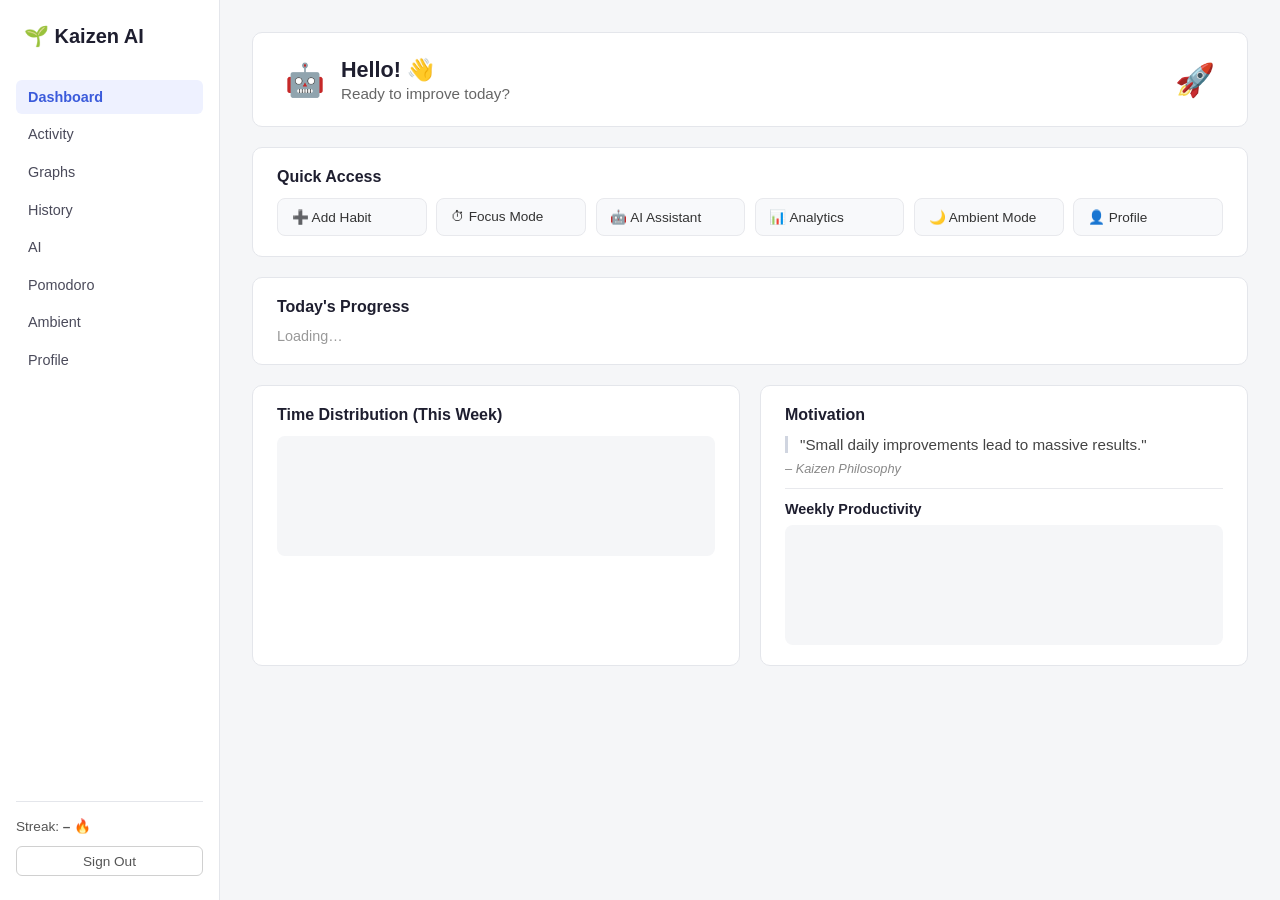
<file: index.html>
<!DOCTYPE html>
<html lang="en">
<head>
  <meta charset="UTF-8">
  <meta name="viewport" content="width=device-width, initial-scale=1.0">
  <title>Kaizen AI – Dashboard</title>
  <link rel="stylesheet" href="styles.css">
</head>
<body>

  <!-- Sidebar Navigation -->
  <aside class="sidebar">
    <div class="sidebar-brand"><strong>🌱 Kaizen AI</strong></div>
    <nav class="sidebar-nav">
      <a href="#" class="nav-link active">Dashboard</a>
      <a href="#" class="nav-link">Activity</a>
      <a href="#" class="nav-link">Graphs</a>
      <a href="#" class="nav-link">History</a>
      <a href="#" class="nav-link">AI</a>
      <a href="#" class="nav-link">Pomodoro</a>
      <a href="#" class="nav-link">Ambient</a>
      <a href="#" class="nav-link">Profile</a>
    </nav>
    <div class="sidebar-footer">
      <span class="streak">Streak: <strong>–</strong> 🔥</span>
      <button class="btn-sign-out">Sign Out</button>
    </div>
  </aside>

  <!-- Main Content -->
  <main class="content">

    <!-- Welcome Banner -->
    <section class="welcome-banner">
      <span class="welcome-icon">🤖</span>
      <div class="welcome-text">
        <h2>Hello! 👋</h2>
        <p>Ready to improve today?</p>
      </div>
      <span class="welcome-icon">🚀</span>
    </section>

    <!-- Quick Access -->
    <section class="card quick-access">
      <h3>Quick Access</h3>
      <div class="quick-grid">
        <a href="#" class="quick-item">➕ Add Habit</a>
        <a href="#" class="quick-item">⏱ Focus Mode</a>
        <a href="#" class="quick-item">🤖 AI Assistant</a>
        <a href="#" class="quick-item">📊 Analytics</a>
        <a href="#" class="quick-item">🌙 Ambient Mode</a>
        <a href="#" class="quick-item">👤 Profile</a>
      </div>
    </section>

    <!-- Today's Progress -->
    <section class="card">
      <h3>Today's Progress</h3>
      <p class="placeholder-text">Loading…</p>
    </section>

    <!-- Bottom Row: Charts & Motivation -->
    <div class="two-col">
      <section class="card">
        <h3>Time Distribution (This Week)</h3>
        <div class="chart-placeholder"></div>
      </section>

      <section class="card">
        <h3>Motivation</h3>
        <blockquote>"Small daily improvements lead to massive results."</blockquote>
        <p class="quote-author"><em>– Kaizen Philosophy</em></p>
        <hr>
        <h4>Weekly Productivity</h4>
        <div class="chart-placeholder"></div>
      </section>
    </div>

  </main>

</body>
</html>
</file>
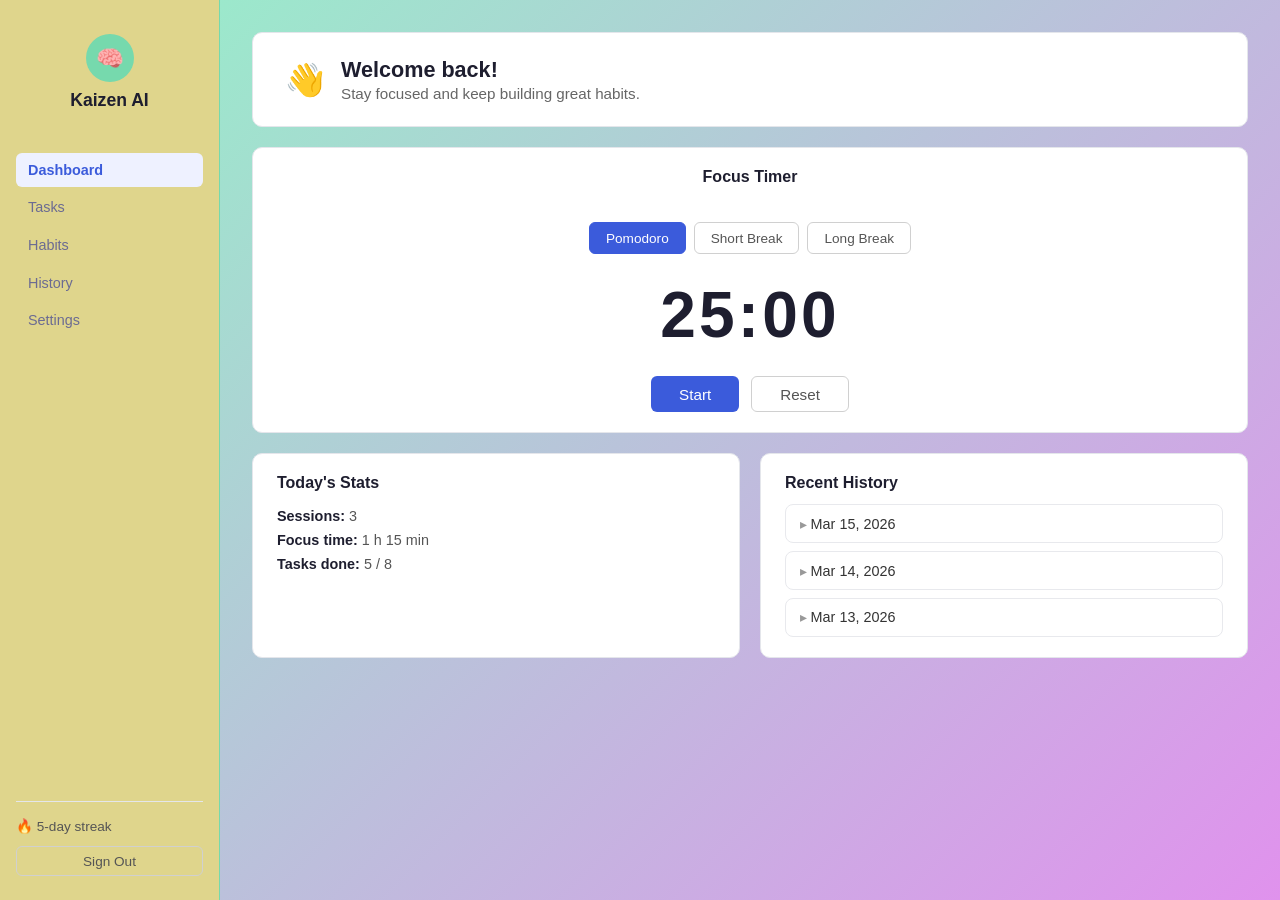
<file: ai-insights.html>
<!DOCTYPE html>
<html lang="en">
<head>
  <meta charset="UTF-8">
  <meta name="viewport" content="width=device-width, initial-scale=1.0">
  <title>CodeCanvas – AI Insights</title>
  <link rel="stylesheet" href="ai-insights.css">
</head>
<body>

  <!-- Sidebar -->
  <aside class="sidebar">
    <div class="logo-area">
      <div class="logo">🧠</div>
      <span class="sidebar-brand">Kaizen AI</span>
    </div>

    <nav class="sidebar-nav">
      <a href="#" class="nav-link active">Dashboard</a>
      <a href="#" class="nav-link">Tasks</a>
      <a href="#" class="nav-link">Habits</a>
      <a href="#" class="nav-link">History</a>
      <a href="#" class="nav-link">Settings</a>
    </nav>

    <div class="sidebar-footer">
      <span class="streak">🔥 5-day streak</span>
      <button class="btn-sign-out">Sign Out</button>
    </div>
  </aside>

  <!-- Main Content -->
  <main class="content">

    <!-- Welcome Banner -->
    <section class="welcome-banner">
      <span class="welcome-icon">👋</span>
      <div class="welcome-text">
        <h2>Welcome back!</h2>
        <p>Stay focused and keep building great habits.</p>
      </div>
    </section>

    <!-- Timer -->
    <section class="card timer-card">
      <h3>Focus Timer</h3>
      <div class="mode-tabs">
        <button class="mode-btn active">Pomodoro</button>
        <button class="mode-btn">Short Break</button>
        <button class="mode-btn">Long Break</button>
      </div>
      <div class="timer-display">25:00</div>
      <div class="timer-controls">
        <button class="btn-primary">Start</button>
        <button class="btn-secondary">Reset</button>
      </div>
    </section>

    <!-- Two-Column: Stats & History -->
    <div class="two-col">
      <section class="card">
        <h3>Today's Stats</h3>
        <p class="stat-line"><strong>Sessions:</strong> 3</p>
        <p class="stat-line"><strong>Focus time:</strong> 1 h 15 min</p>
        <p class="stat-line"><strong>Tasks done:</strong> 5 / 8</p>
      </section>

      <section class="card">
        <h3>Recent History</h3>
        <ul class="history-list">
          <li class="history-item">
            <details>
              <summary class="history-date">Mar 15, 2026</summary>
              <div class="history-details">
                <p>4 sessions – 1 h 40 min</p>
                <p>6 tasks completed</p>
              </div>
            </details>
          </li>
          <li class="history-item">
            <details>
              <summary class="history-date">Mar 14, 2026</summary>
              <div class="history-details">
                <p>3 sessions – 1 h 15 min</p>
                <p>5 tasks completed</p>
              </div>
            </details>
          </li>
          <li class="history-item">
            <details>
              <summary class="history-date">Mar 13, 2026</summary>
              <div class="history-details">
                <p>2 sessions – 50 min</p>
                <p>3 tasks completed</p>
              </div>
            </details>
          </li>
        </ul>
      </section>
    </div>

  </main>

</body>
</html>
</file>
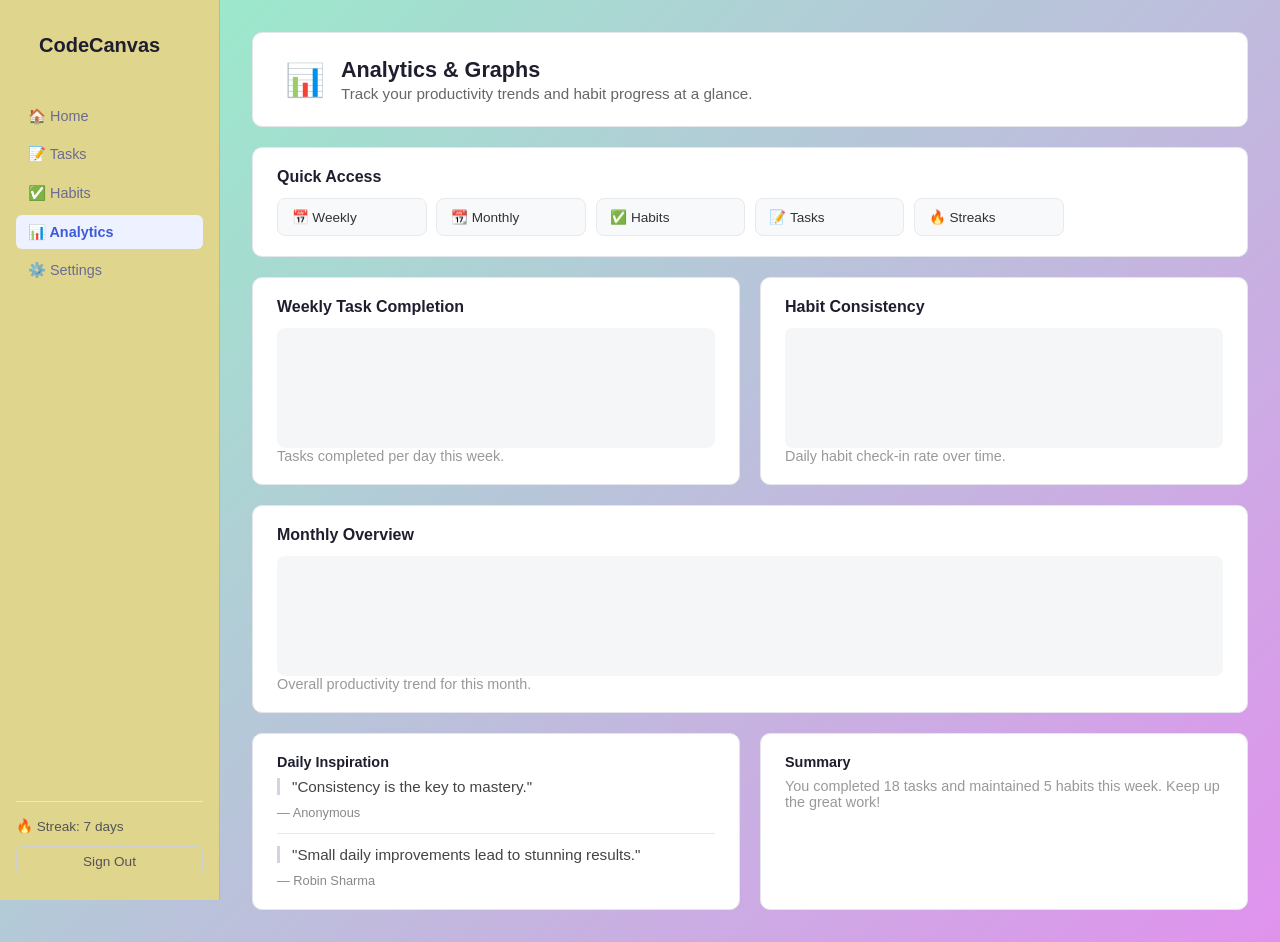
<file: graphs.html>
<!DOCTYPE html>
<html lang="en">
<head>
  <meta charset="UTF-8">
  <meta name="viewport" content="width=device-width, initial-scale=1.0">
  <title>Analytics &amp; Graphs – CodeCanvas</title>
  <link rel="stylesheet" href="graphs.css">
</head>
<body>

  <!-- Sidebar -->
  <aside class="sidebar">
    <div class="logo-area">
      <span class="sidebar-brand"><strong>CodeCanvas</strong></span>
    </div>

    <nav class="sidebar-nav">
      <a href="Login Page.html" class="nav-link">🏠 Home</a>
      <a href="#" class="nav-link">📝 Tasks</a>
      <a href="#" class="nav-link">✅ Habits</a>
      <a href="graphs.html" class="nav-link active">📊 Analytics</a>
      <a href="#" class="nav-link">⚙️ Settings</a>
    </nav>

    <div class="sidebar-footer">
      <span class="streak">🔥 Streak: 7 days</span>
      <button class="btn-sign-out">Sign Out</button>
    </div>
  </aside>

  <!-- Main Content -->
  <main class="content">

    <!-- Welcome Banner -->
    <section class="welcome-banner">
      <span class="welcome-icon">📊</span>
      <div class="welcome-text">
        <h2>Analytics &amp; Graphs</h2>
        <p>Track your productivity trends and habit progress at a glance.</p>
      </div>
    </section>

    <!-- Quick Access -->
    <section class="card">
      <h3>Quick Access</h3>
      <div class="quick-grid">
        <a href="#" class="quick-item">📅 Weekly</a>
        <a href="#" class="quick-item">📆 Monthly</a>
        <a href="#" class="quick-item">✅ Habits</a>
        <a href="#" class="quick-item">📝 Tasks</a>
        <a href="#" class="quick-item">🔥 Streaks</a>
      </div>
    </section>

    <!-- Two-Column Charts -->
    <div class="two-col">
      <section class="card">
        <h3>Weekly Task Completion</h3>
        <div class="chart-placeholder"></div>
        <p class="placeholder-text">Tasks completed per day this week.</p>
      </section>

      <section class="card">
        <h3>Habit Consistency</h3>
        <div class="chart-placeholder"></div>
        <p class="placeholder-text">Daily habit check-in rate over time.</p>
      </section>
    </div>

    <!-- Single-Column Chart -->
    <section class="card">
      <h3>Monthly Overview</h3>
      <div class="chart-placeholder"></div>
      <p class="placeholder-text">Overall productivity trend for this month.</p>
    </section>

    <!-- Motivation & Summary -->
    <div class="two-col">
      <section class="card">
        <h4>Daily Inspiration</h4>
        <blockquote>"Consistency is the key to mastery."</blockquote>
        <span class="quote-author">— Anonymous</span>
        <hr>
        <blockquote>"Small daily improvements lead to stunning results."</blockquote>
        <span class="quote-author">— Robin Sharma</span>
      </section>

      <section class="card">
        <h4>Summary</h4>
        <p class="placeholder-text">You completed 18 tasks and maintained 5 habits this week. Keep up the great work!</p>
      </section>
    </div>

  </main>

</body>
</html>
</file>
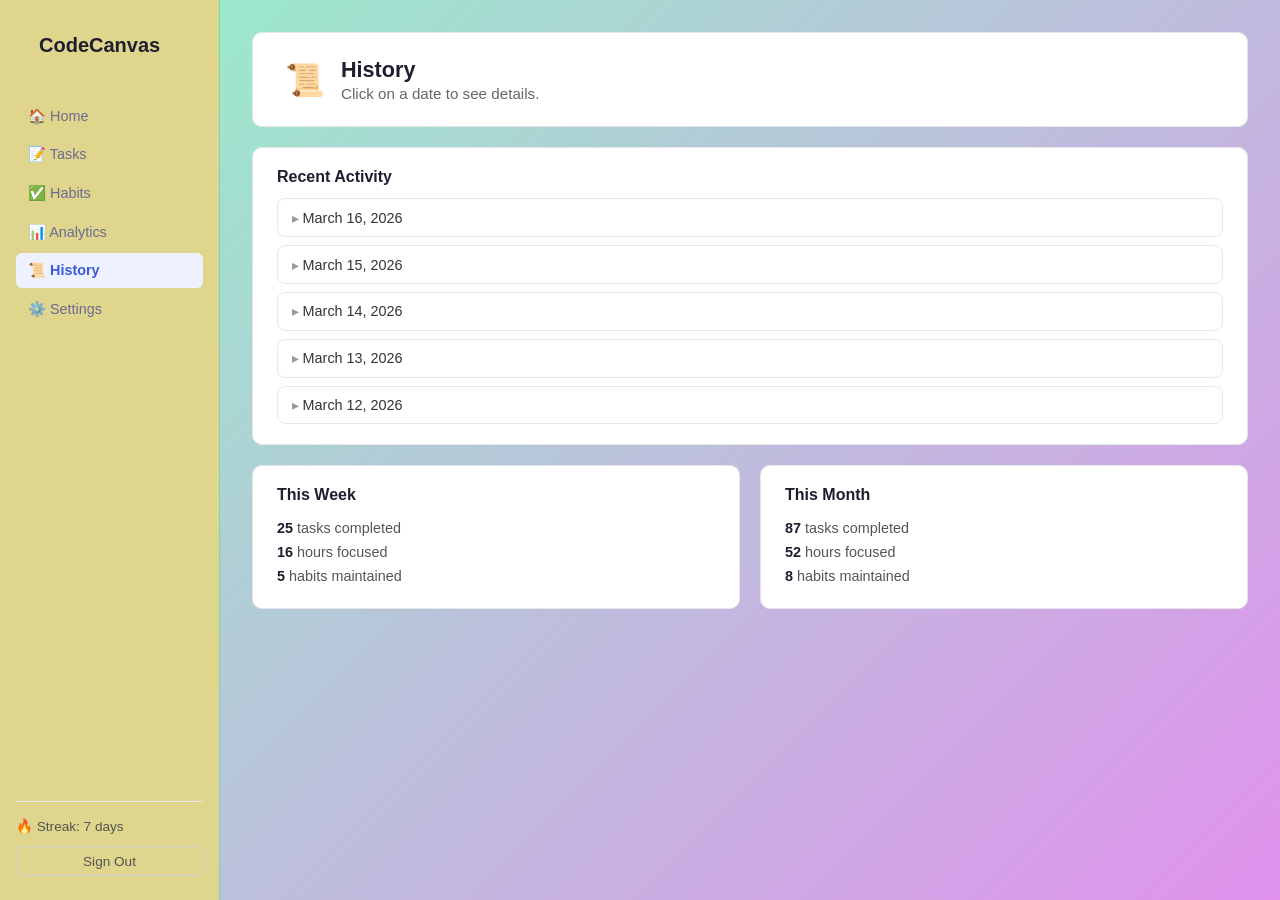
<file: history.html>
<!DOCTYPE html>
<html lang="en">
<head>
  <meta charset="UTF-8">
  <meta name="viewport" content="width=device-width, initial-scale=1.0">
  <title>History – CodeCanvas</title>
  <link rel="stylesheet" href="history.css">
</head>
<body>

  <!-- Sidebar -->
  <aside class="sidebar">
    <div class="logo-area">
      <span class="sidebar-brand"><strong>CodeCanvas</strong></span>
    </div>

    <nav class="sidebar-nav">
      <a href="index.html" class="nav-link">🏠 Home</a>
      <a href="#" class="nav-link">📝 Tasks</a>
      <a href="#" class="nav-link">✅ Habits</a>
      <a href="graphs.html" class="nav-link">📊 Analytics</a>
      <a href="history.html" class="nav-link active">📜 History</a>
      <a href="#" class="nav-link">⚙️ Settings</a>
    </nav>

    <div class="sidebar-footer">
      <span class="streak">🔥 Streak: 7 days</span>
      <button class="btn-sign-out">Sign Out</button>
    </div>
  </aside>

  <!-- Main Content -->
  <main class="content">

    <!-- Page Header -->
    <section class="welcome-banner">
      <span class="welcome-icon">📜</span>
      <div class="welcome-text">
        <h2>History</h2>
        <p>Click on a date to see details.</p>
      </div>
    </section>

    <!-- History Timeline -->
    <section class="card">
      <h3>Recent Activity</h3>
      <ul class="history-list">
        <li class="history-item">
          <details>
            <summary class="history-date">March 16, 2026</summary>
            <div class="history-details">
              <p>✅ Completed 5 tasks</p>
              <p>📝 Added 2 new habits</p>
              <p>⏱ Focused for 3 hours</p>
            </div>
          </details>
        </li>
        <li class="history-item">
          <details>
            <summary class="history-date">March 15, 2026</summary>
            <div class="history-details">
              <p>✅ Completed 4 tasks</p>
              <p>📊 Reviewed weekly analytics</p>
              <p>⏱ Focused for 2.5 hours</p>
            </div>
          </details>
        </li>
        <li class="history-item">
          <details>
            <summary class="history-date">March 14, 2026</summary>
            <div class="history-details">
              <p>✅ Completed 6 tasks</p>
              <p>📝 Added 1 new habit</p>
              <p>⏱ Focused for 4 hours</p>
            </div>
          </details>
        </li>
        <li class="history-item">
          <details>
            <summary class="history-date">March 13, 2026</summary>
            <div class="history-details">
              <p>✅ Completed 3 tasks</p>
              <p>⏱ Focused for 1.5 hours</p>
            </div>
          </details>
        </li>
        <li class="history-item">
          <details>
            <summary class="history-date">March 12, 2026</summary>
            <div class="history-details">
              <p>✅ Completed 7 tasks</p>
              <p>📝 Added 3 new habits</p>
              <p>📊 Reviewed monthly overview</p>
              <p>⏱ Focused for 5 hours</p>
            </div>
          </details>
        </li>
      </ul>
    </section>

    <!-- Summary -->
    <div class="two-col">
      <section class="card">
        <h3>This Week</h3>
        <p class="stat-line"><strong>25</strong> tasks completed</p>
        <p class="stat-line"><strong>16</strong> hours focused</p>
        <p class="stat-line"><strong>5</strong> habits maintained</p>
      </section>

      <section class="card">
        <h3>This Month</h3>
        <p class="stat-line"><strong>87</strong> tasks completed</p>
        <p class="stat-line"><strong>52</strong> hours focused</p>
        <p class="stat-line"><strong>8</strong> habits maintained</p>
      </section>
    </div>

  </main>

</body>
</html>
</file>
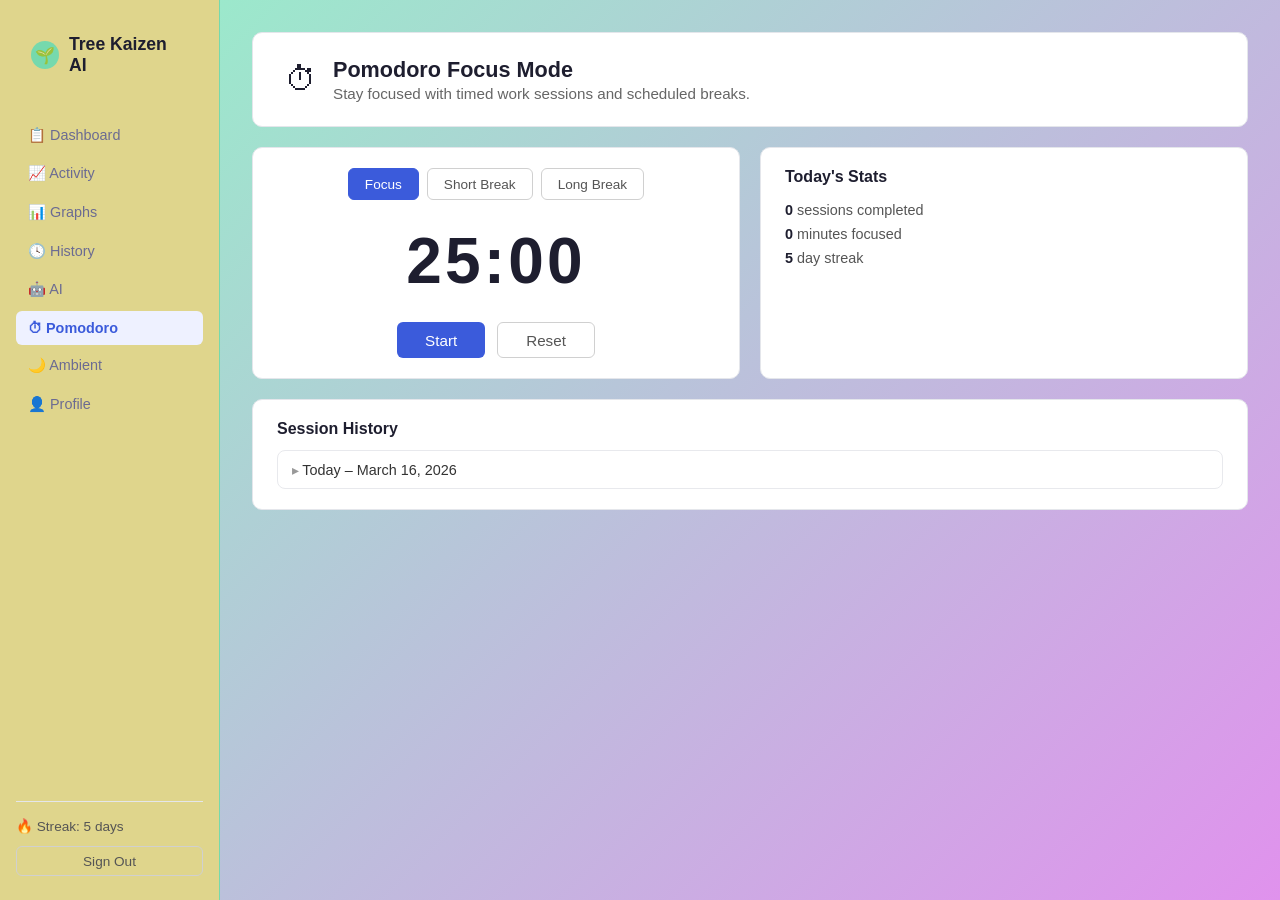
<file: pomodoro.html>
<!DOCTYPE html>
<html lang="en">
<head>
  <meta charset="UTF-8" />
  <meta name="viewport" content="width=device-width, initial-scale=1.0" />
  <title>Pomodoro Focus Mode – CodeCanvas</title>
  <link rel="stylesheet" href="pomodoro.css" />
</head>
<body>

  <!-- ===== Sidebar ===== -->
  <aside class="sidebar">
    <div class="logo-area">
      <span class="logo">🌱</span>
      <span class="sidebar-brand">Tree Kaizen AI</span>
    </div>

    <nav class="sidebar-nav">
      <a href="#" class="nav-link">📋 Dashboard</a>
      <a href="#" class="nav-link">📈 Activity</a>
      <a href="#" class="nav-link">📊 Graphs</a>
      <a href="#" class="nav-link">🕓 History</a>
      <a href="#" class="nav-link">🤖 AI</a>
      <a href="#" class="nav-link active">⏱ Pomodoro</a>
      <a href="#" class="nav-link">🌙 Ambient</a>
      <a href="#" class="nav-link">👤 Profile</a>
    </nav>

    <div class="sidebar-footer">
      <span class="streak">🔥 Streak: 5 days</span>
      <button class="btn-sign-out">Sign Out</button>
    </div>
  </aside>

  <!-- ===== Main Content ===== -->
  <main class="content">

    <!-- Welcome Banner -->
    <section class="welcome-banner">
      <span class="welcome-icon">⏱</span>
      <div class="welcome-text">
        <h2>Pomodoro Focus Mode</h2>
        <p>Stay focused with timed work sessions and scheduled breaks.</p>
      </div>
    </section>

    <!-- Timer + Stats Row -->
    <div class="two-col">

      <!-- Timer Card -->
      <section class="card timer-card">
        <div class="mode-tabs">
          <button class="mode-btn active" data-minutes="25">Focus</button>
          <button class="mode-btn" data-minutes="5">Short Break</button>
          <button class="mode-btn" data-minutes="15">Long Break</button>
        </div>

        <div class="timer-display" id="timer-display">25:00</div>

        <div class="timer-controls">
          <button class="btn-primary" id="btn-start">Start</button>
          <button class="btn-secondary" id="btn-reset">Reset</button>
        </div>
      </section>

      <!-- Today's Stats Card -->
      <section class="card">
        <h3>Today's Stats</h3>
        <p class="stat-line"><strong id="stat-sessions">0</strong> sessions completed</p>
        <p class="stat-line"><strong id="stat-minutes">0</strong> minutes focused</p>
        <p class="stat-line"><strong id="stat-streak">5</strong> day streak</p>
      </section>
    </div>

    <!-- Session History -->
    <section class="card">
      <h3>Session History</h3>
      <ul class="history-list" id="history-list">
        <li class="history-item">
          <details>
            <summary class="history-date">Today – March 16, 2026</summary>
            <div class="history-details">
              <p>No sessions recorded yet. Start your first focus session!</p>
            </div>
          </details>
        </li>
      </ul>
    </section>

  </main>

  <script>
    /* ===== Pomodoro Timer Logic ===== */
    (function () {
      let totalSeconds = 25 * 60;
      let remainingSeconds = totalSeconds;
      let timerInterval = null;
      let isRunning = false;
      let sessionsCompleted = 0;
      let minutesFocused = 0;
      let currentMode = 'Focus';

      const display = document.getElementById('timer-display');
      const btnStart = document.getElementById('btn-start');
      const btnReset = document.getElementById('btn-reset');
      const modeBtns = document.querySelectorAll('.mode-btn');
      const statSessions = document.getElementById('stat-sessions');
      const statMinutes = document.getElementById('stat-minutes');
      const historyList = document.getElementById('history-list');

      function formatTime(secs) {
        const m = Math.floor(secs / 60).toString().padStart(2, '0');
        const s = (secs % 60).toString().padStart(2, '0');
        return m + ':' + s;
      }

      function updateDisplay() {
        display.textContent = formatTime(remainingSeconds);
      }

      function tick() {
        if (remainingSeconds <= 0) {
          clearInterval(timerInterval);
          timerInterval = null;
          isRunning = false;
          btnStart.textContent = 'Start';
          onSessionComplete();
          return;
        }
        remainingSeconds--;
        updateDisplay();
      }

      function onSessionComplete() {
        if (currentMode === 'Focus') {
          sessionsCompleted++;
          minutesFocused += Math.round(totalSeconds / 60);
          statSessions.textContent = sessionsCompleted;
          statMinutes.textContent = minutesFocused;
          addHistoryEntry();
        }
      }

      function addHistoryEntry() {
        const now = new Date();
        const time = now.toLocaleTimeString([], { hour: '2-digit', minute: '2-digit' });
        const detail = document.querySelector('.history-details');
        if (detail) {
          const existing = detail.querySelector('p');
          if (existing && existing.textContent.includes('No sessions')) {
            existing.remove();
          }
          const p = document.createElement('p');
          p.textContent = '✅ ' + Math.round(totalSeconds / 60) + ' min focus session completed at ' + time;
          detail.appendChild(p);
        }
      }

      btnStart.addEventListener('click', function () {
        if (isRunning) {
          clearInterval(timerInterval);
          timerInterval = null;
          isRunning = false;
          btnStart.textContent = 'Start';
        } else {
          timerInterval = setInterval(tick, 1000);
          isRunning = true;
          btnStart.textContent = 'Pause';
        }
      });

      btnReset.addEventListener('click', function () {
        clearInterval(timerInterval);
        timerInterval = null;
        isRunning = false;
        remainingSeconds = totalSeconds;
        btnStart.textContent = 'Start';
        updateDisplay();
      });

      modeBtns.forEach(function (btn) {
        btn.addEventListener('click', function () {
          modeBtns.forEach(function (b) { b.classList.remove('active'); });
          btn.classList.add('active');
          clearInterval(timerInterval);
          timerInterval = null;
          isRunning = false;
          totalSeconds = parseInt(btn.dataset.minutes) * 60;
          remainingSeconds = totalSeconds;
          currentMode = btn.textContent;
          btnStart.textContent = 'Start';
          updateDisplay();
        });
      });
    })();
  </script>
</body>
</html>
</file>
<file: styles.css>
/* ===== Reset & Base ===== */
*,
*::before,
*::after {
  margin: 0;
  padding: 0;
  box-sizing: border-box;
}

body {
  font-family: -apple-system, BlinkMacSystemFont, "Segoe UI", Roboto, Helvetica, Arial, sans-serif;
  background: #f5f6f8;
  color: #1e1e2f;
  display: flex;
  min-height: 100vh;
}

/* ===== Sidebar ===== */
.sidebar {
  width: 220px;
  background: #ffffff;
  border-right: 1px solid #e4e6eb;
  display: flex;
  flex-direction: column;
  padding: 1.5rem 1rem;
  position: fixed;
  top: 0;
  left: 0;
  height: 100vh;
}

.sidebar-brand {
  font-size: 1.25rem;
  margin-bottom: 2rem;
  padding-left: 0.5rem;
}

.sidebar-nav {
  display: flex;
  flex-direction: column;
  gap: 0.25rem;
  flex: 1;
}

.nav-link {
  display: block;
  padding: 0.55rem 0.75rem;
  border-radius: 6px;
  color: #4a4a5a;
  text-decoration: none;
  font-size: 0.9rem;
}

.nav-link:hover {
  background: #f0f1f4;
}

.nav-link.active {
  background: #eef1ff;
  color: #3b5bdb;
  font-weight: 600;
}

.sidebar-footer {
  display: flex;
  flex-direction: column;
  gap: 0.75rem;
  padding-top: 1rem;
  border-top: 1px solid #e4e6eb;
}

.streak {
  font-size: 0.85rem;
  color: #555;
}

.btn-sign-out {
  background: none;
  border: 1px solid #d0d0d0;
  border-radius: 6px;
  padding: 0.4rem 0.75rem;
  font-size: 0.85rem;
  color: #555;
  cursor: pointer;
}

.btn-sign-out:hover {
  background: #f5f5f5;
}

/* ===== Main Content ===== */
.content {
  margin-left: 220px;
  padding: 2rem;
  flex: 1;
  display: flex;
  flex-direction: column;
  gap: 1.25rem;
}

/* ===== Welcome Banner ===== */
.welcome-banner {
  background: #ffffff;
  border: 1px solid #e4e6eb;
  border-radius: 10px;
  padding: 1.5rem 2rem;
  display: flex;
  align-items: center;
  gap: 1rem;
}

.welcome-icon {
  font-size: 2rem;
}

.welcome-text {
  flex: 1;
}

.welcome-text h2 {
  font-size: 1.35rem;
  font-weight: 600;
  margin-bottom: 0.15rem;
}

.welcome-text p {
  color: #666;
  font-size: 0.95rem;
}

/* ===== Cards ===== */
.card {
  background: #ffffff;
  border: 1px solid #e4e6eb;
  border-radius: 10px;
  padding: 1.25rem 1.5rem;
}

.card h3 {
  font-size: 1rem;
  font-weight: 600;
  margin-bottom: 0.75rem;
}

.card h4 {
  font-size: 0.9rem;
  font-weight: 600;
  margin-bottom: 0.5rem;
}

/* ===== Quick Access Grid ===== */
.quick-grid {
  display: grid;
  grid-template-columns: repeat(auto-fill, minmax(140px, 1fr));
  gap: 0.6rem;
}

.quick-item {
  display: flex;
  align-items: center;
  gap: 0.4rem;
  padding: 0.6rem 0.85rem;
  background: #f8f9fb;
  border: 1px solid #e8e9ed;
  border-radius: 8px;
  font-size: 0.85rem;
  color: #333;
  text-decoration: none;
}

.quick-item:hover {
  background: #eef1ff;
  border-color: #c7d0f5;
}

/* ===== Two-Column Layout ===== */
.two-col {
  display: grid;
  grid-template-columns: 1fr 1fr;
  gap: 1.25rem;
}

/* ===== Misc ===== */
.placeholder-text {
  color: #999;
  font-size: 0.9rem;
}

.chart-placeholder {
  width: 100%;
  height: 120px;
  background: #f5f6f8;
  border-radius: 8px;
}

blockquote {
  font-size: 0.95rem;
  color: #444;
  border-left: 3px solid #d0d5e0;
  padding-left: 0.75rem;
  margin-bottom: 0.5rem;
}

.quote-author {
  font-size: 0.8rem;
  color: #888;
  margin-bottom: 0.75rem;
}

hr {
  border: none;
  border-top: 1px solid #e8e9ed;
  margin: 0.75rem 0;
}

/* ===== Responsive ===== */
@media (max-width: 768px) {
  .sidebar {
    display: none;
  }

  .content {
    margin-left: 0;
  }

  .two-col {
    grid-template-columns: 1fr;
  }
}
</file>
<file: ai-insights.css>
/* ===== Reset & Base ===== */
*,
*::before,
*::after {
  margin: 0;
  padding: 0;
  box-sizing: border-box;
}

body {
  font-family: -apple-system, BlinkMacSystemFont, "Segoe UI", Roboto, Helvetica, Arial, sans-serif;
  background: linear-gradient(135deg, #94f2c8, #e092ed);
  color: #1e1e2f;
  display: flex;
  min-height: 100vh;
}

/* ===== Sidebar ===== */
.sidebar {
  width: 220px;
  background: #dfd58c;
  border-right: 1px solid #76d9ad;
  display: flex;
  flex-direction: column;
  padding: 1.5rem 1rem;
  position: fixed;
  top: 0;
  left: 0;
  height: 100vh;
}

.logo-area {
  display: flex;
  flex-direction: column;
  align-items: center;
  gap: 8px;
  padding: 10px 15px;
  margin-bottom: 2rem;
}

.logo {
  width: 48px;
  height: 48px;
  border-radius: 50%;
  background: #76d9ad;
  display: flex;
  align-items: center;
  justify-content: center;
  font-size: 1.4rem;
  flex-shrink: 0;
}

.sidebar-brand {
  font-size: 1.1rem;
  font-weight: 600;
  color: #1e1e2f;
}

.sidebar-nav {
  display: flex;
  flex-direction: column;
  gap: 0.25rem;
  flex: 1;
}

.nav-link {
  display: block;
  padding: 0.55rem 0.75rem;
  border-radius: 6px;
  color: #6b6b92;
  text-decoration: none;
  font-size: 0.9rem;
}

.nav-link:hover {
  background: #dca6d2;
}

.nav-link.active {
  background: #eef1ff;
  color: #3b5bdb;
  font-weight: 600;
}

.sidebar-footer {
  display: flex;
  flex-direction: column;
  gap: 0.75rem;
  padding-top: 1rem;
  border-top: 1px solid #e4e6eb;
}

.streak {
  font-size: 0.85rem;
  color: #555;
}

.btn-sign-out {
  background: none;
  border: 1px solid #d0d0d0;
  border-radius: 6px;
  padding: 0.4rem 0.75rem;
  font-size: 0.85rem;
  color: #555;
  cursor: pointer;
}

.btn-sign-out:hover {
  background: #f5f5f5;
}

/* ===== Main Content ===== */
.content {
  margin-left: 220px;
  padding: 2rem;
  flex: 1;
  display: flex;
  flex-direction: column;
  gap: 1.25rem;
}

/* ===== Welcome Banner ===== */
.welcome-banner {
  background: #ffffff;
  border: 1px solid #e4e6eb;
  border-radius: 10px;
  padding: 1.5rem 2rem;
  display: flex;
  align-items: center;
  gap: 1rem;
}

.welcome-icon {
  font-size: 2rem;
}

.welcome-text h2 {
  font-size: 1.35rem;
  font-weight: 600;
  margin-bottom: 0.15rem;
}

.welcome-text p {
  color: #666;
  font-size: 0.95rem;
}

/* ===== Cards ===== */
.card {
  background: #ffffff;
  border: 1px solid #e4e6eb;
  border-radius: 10px;
  padding: 1.25rem 1.5rem;
}

.card h3 {
  font-size: 1rem;
  font-weight: 600;
  margin-bottom: 0.75rem;
}

/* ===== Timer Card ===== */
.timer-card {
  display: flex;
  flex-direction: column;
  align-items: center;
  gap: 1.5rem;
}

.mode-tabs {
  display: flex;
  gap: 0.5rem;
}

.mode-btn {
  padding: 0.45rem 1rem;
  border: 1px solid #d0d0d0;
  border-radius: 6px;
  background: #fff;
  font-size: 0.85rem;
  color: #555;
  cursor: pointer;
}

.mode-btn:hover {
  background: #f0f0f5;
}

.mode-btn.active {
  background: #3b5bdb;
  color: #fff;
  border-color: #3b5bdb;
}

.timer-display {
  font-size: 4rem;
  font-weight: 700;
  font-variant-numeric: tabular-nums;
  color: #1e1e2f;
  letter-spacing: 0.05em;
}

.timer-controls {
  display: flex;
  gap: 0.75rem;
}

.btn-primary {
  padding: 0.55rem 1.75rem;
  border: none;
  border-radius: 6px;
  background: #3b5bdb;
  color: #fff;
  font-size: 0.95rem;
  font-weight: 500;
  cursor: pointer;
}

.btn-primary:hover {
  background: #2b4bc8;
}

.btn-secondary {
  padding: 0.55rem 1.75rem;
  border: 1px solid #d0d0d0;
  border-radius: 6px;
  background: #fff;
  color: #555;
  font-size: 0.95rem;
  cursor: pointer;
}

.btn-secondary:hover {
  background: #f5f5f5;
}

/* ===== Stats ===== */
.stat-line {
  font-size: 0.9rem;
  color: #555;
  padding: 0.25rem 0;
}

.stat-line strong {
  color: #1e1e2f;
}

/* ===== History List ===== */
.history-list {
  list-style: none;
  display: flex;
  flex-direction: column;
  gap: 0.5rem;
}

.history-item {
  border: 1px solid #e8e9ed;
  border-radius: 8px;
}

.history-date {
  padding: 0.65rem 0.85rem;
  font-size: 0.9rem;
  font-weight: 500;
  color: #333;
  cursor: pointer;
  list-style: none;
}

.history-date::-webkit-details-marker {
  display: none;
}

.history-date::before {
  content: "▸ ";
  color: #999;
}

details[open] > .history-date::before {
  content: "▾ ";
}

.history-details {
  padding: 0.5rem 0.85rem 0.75rem;
  border-top: 1px solid #e8e9ed;
  display: flex;
  flex-direction: column;
  gap: 0.3rem;
}

.history-details p {
  font-size: 0.85rem;
  color: #555;
}

/* ===== Two-Column Layout ===== */
.two-col {
  display: grid;
  grid-template-columns: 1fr 1fr;
  gap: 1.25rem;
}

/* ===== Responsive ===== */
@media (max-width: 768px) {
  .sidebar {
    display: none;
  }

  .content {
    margin-left: 0;
  }

  .two-col {
    grid-template-columns: 1fr;
  }

  .timer-display {
    font-size: 3rem;
  }
}
</file>
<file: graphs.css>
/* ===== Reset & Base ===== */
*,
*::before,
*::after {
  margin: 0;
  padding: 0;
  box-sizing: border-box;
}

body {
  font-family: -apple-system, BlinkMacSystemFont, "Segoe UI", Roboto, Helvetica, Arial, sans-serif;
  background: linear-gradient(135deg, #94f2c8, #e092ed);
  color: #1e1e2f;
  display: flex;
  min-height: 100vh;
}

/* ===== Sidebar ===== */
.sidebar {
  width: 220px;
  background: #dfd58c;
  border-right: 1px solid #76d9ad;
  display: flex;
  flex-direction: column;
  padding: 1.5rem 1rem;
  position: fixed;
  top: 0;
  left: 0;
  height: 100vh;
}

.sidebar-brand {
  font-size: 1.25rem;
  margin-bottom: 2rem;
  padding-left: 0.5rem;
}

.sidebar-nav {
  display: flex;
  flex-direction: column;
  gap: 0.25rem;
  flex: 1;
}

.nav-link {
  display: block;
  padding: 0.55rem 0.75rem;
  border-radius: 6px;
  color: #6b6b92;
  text-decoration: none;
  font-size: 0.9rem;
}

.logo-area {
  display: flex;
  align-items: center;
  gap: 10px;
  padding: 10px 15px;
}

.logo {
  width: 32px;
  height: 32px;
}

.nav-link:hover {
  background: #dca6d2;
}

.nav-link.active {
  background: #eef1ff;
  color: #3b5bdb;
  font-weight: 600;
}

.sidebar-footer {
  display: flex;
  flex-direction: column;
  gap: 0.75rem;
  padding-top: 1rem;
  border-top: 1px solid #e4e6eb;
}

.streak {
  font-size: 0.85rem;
  color: #555;
}

.btn-sign-out {
  background: none;
  border: 1px solid #d0d0d0;
  border-radius: 6px;
  padding: 0.4rem 0.75rem;
  font-size: 0.85rem;
  color: #555;
  cursor: pointer;
}

.btn-sign-out:hover {
  background: #f5f5f5;
}

/* ===== Main Content ===== */
.content {
  margin-left: 220px;
  padding: 2rem;
  flex: 1;
  display: flex;
  flex-direction: column;
  gap: 1.25rem;
}

/* ===== Welcome Banner ===== */
.welcome-banner {
  background: #ffffff;
  border: 1px solid #e4e6eb;
  border-radius: 10px;
  padding: 1.5rem 2rem;
  display: flex;
  align-items: center;
  gap: 1rem;
}

.welcome-icon {
  font-size: 2rem;
}

.welcome-text {
  flex: 1;
}

.welcome-text h2 {
  font-size: 1.35rem;
  font-weight: 600;
  margin-bottom: 0.15rem;
}

.welcome-text p {
  color: #666;
  font-size: 0.95rem;
}

/* ===== Cards ===== */
.card {
  background: #ffffff;
  border: 1px solid #e4e6eb;
  border-radius: 10px;
  padding: 1.25rem 1.5rem;
}

.card h3 {
  font-size: 1rem;
  font-weight: 600;
  margin-bottom: 0.75rem;
}

.card h4 {
  font-size: 0.9rem;
  font-weight: 600;
  margin-bottom: 0.5rem;
}

/* ===== Quick Access Grid ===== */
.quick-grid {
  display: grid;
  grid-template-columns: repeat(auto-fill, minmax(140px, 1fr));
  gap: 0.6rem;
}

.quick-item {
  display: flex;
  align-items: center;
  gap: 0.4rem;
  padding: 0.6rem 0.85rem;
  background: #f8f9fb;
  border: 1px solid #e8e9ed;
  border-radius: 8px;
  font-size: 0.85rem;
  color: #333;
  text-decoration: none;
}

.quick-item:hover {
  background: #eef1ff;
  border-color: #c7d0f5;
}

/* ===== Two-Column Layout ===== */
.two-col {
  display: grid;
  grid-template-columns: 1fr 1fr;
  gap: 1.25rem;
}

/* ===== Misc ===== */
.placeholder-text {
  color: #999;
  font-size: 0.9rem;
}

.chart-placeholder {
  width: 100%;
  min-height: 120px;
  background: #f5f6f8;
  border-radius: 8px;
}

blockquote {
  font-size: 0.95rem;
  color: #444;
  border-left: 3px solid #d0d5e0;
  padding-left: 0.75rem;
  margin-bottom: 0.5rem;
}

.quote-author {
  font-size: 0.8rem;
  color: #888;
  margin-bottom: 0.75rem;
}

hr {
  border: none;
  border-top: 1px solid #e8e9ed;
  margin: 0.75rem 0;
}

/* ===== Responsive ===== */
@media (max-width: 768px) {
  .sidebar {
    display: none;
  }

  .content {
    margin-left: 0;
  }

  .two-col {
    grid-template-columns: 1fr;
  }
}
</file>
<file: history.css>
/* ===== Reset & Base ===== */
*,
*::before,
*::after {
  margin: 0;
  padding: 0;
  box-sizing: border-box;
}

body {
  font-family: -apple-system, BlinkMacSystemFont, "Segoe UI", Roboto, Helvetica, Arial, sans-serif;
  background: linear-gradient(135deg, #94f2c8, #e092ed);
  color: #1e1e2f;
  display: flex;
  min-height: 100vh;
}

/* ===== Sidebar ===== */
.sidebar {
  width: 220px;
  background: #dfd58c;
  border-right: 1px solid #76d9ad;
  display: flex;
  flex-direction: column;
  padding: 1.5rem 1rem;
  position: fixed;
  top: 0;
  left: 0;
  height: 100vh;
}

.sidebar-brand {
  font-size: 1.25rem;
  margin-bottom: 2rem;
  padding-left: 0.5rem;
}

.sidebar-nav {
  display: flex;
  flex-direction: column;
  gap: 0.25rem;
  flex: 1;
}

.nav-link {
  display: block;
  padding: 0.55rem 0.75rem;
  border-radius: 6px;
  color: #6b6b92;
  text-decoration: none;
  font-size: 0.9rem;
}

.logo-area {
  display: flex;
  align-items: center;
  gap: 10px;
  padding: 10px 15px;
}

.nav-link:hover {
  background: #dca6d2;
}

.nav-link.active {
  background: #eef1ff;
  color: #3b5bdb;
  font-weight: 600;
}

.sidebar-footer {
  display: flex;
  flex-direction: column;
  gap: 0.75rem;
  padding-top: 1rem;
  border-top: 1px solid #e4e6eb;
}

.streak {
  font-size: 0.85rem;
  color: #555;
}

.btn-sign-out {
  background: none;
  border: 1px solid #d0d0d0;
  border-radius: 6px;
  padding: 0.4rem 0.75rem;
  font-size: 0.85rem;
  color: #555;
  cursor: pointer;
}

.btn-sign-out:hover {
  background: #f5f5f5;
}

/* ===== Main Content ===== */
.content {
  margin-left: 220px;
  padding: 2rem;
  flex: 1;
  display: flex;
  flex-direction: column;
  gap: 1.25rem;
}

/* ===== Welcome Banner ===== */
.welcome-banner {
  background: #ffffff;
  border: 1px solid #e4e6eb;
  border-radius: 10px;
  padding: 1.5rem 2rem;
  display: flex;
  align-items: center;
  gap: 1rem;
}

.welcome-icon {
  font-size: 2rem;
}

.welcome-text {
  flex: 1;
}

.welcome-text h2 {
  font-size: 1.35rem;
  font-weight: 600;
  margin-bottom: 0.15rem;
}

.welcome-text p {
  color: #666;
  font-size: 0.95rem;
}

/* ===== Cards ===== */
.card {
  background: #ffffff;
  border: 1px solid #e4e6eb;
  border-radius: 10px;
  padding: 1.25rem 1.5rem;
}

.card h3 {
  font-size: 1rem;
  font-weight: 600;
  margin-bottom: 0.75rem;
}

/* ===== History List ===== */
.history-list {
  list-style: none;
  display: flex;
  flex-direction: column;
  gap: 0.5rem;
}

.history-item {
  border: 1px solid #e8e9ed;
  border-radius: 8px;
}

.history-date {
  padding: 0.65rem 0.85rem;
  font-size: 0.9rem;
  font-weight: 500;
  color: #333;
  cursor: pointer;
  list-style: none;
}

.history-date::-webkit-details-marker {
  display: none;
}

.history-date::before {
  content: "▸ ";
  color: #999;
}

details[open] > .history-date::before {
  content: "▾ ";
}

.history-details {
  padding: 0.5rem 0.85rem 0.75rem;
  border-top: 1px solid #e8e9ed;
  display: flex;
  flex-direction: column;
  gap: 0.3rem;
}

.history-details p {
  font-size: 0.85rem;
  color: #555;
}

/* ===== Stats ===== */
.stat-line {
  font-size: 0.9rem;
  color: #555;
  padding: 0.25rem 0;
}

.stat-line strong {
  color: #1e1e2f;
}

/* ===== Two-Column Layout ===== */
.two-col {
  display: grid;
  grid-template-columns: 1fr 1fr;
  gap: 1.25rem;
}

/* ===== Responsive ===== */
@media (max-width: 768px) {
  .sidebar {
    display: none;
  }

  .content {
    margin-left: 0;
  }

  .two-col {
    grid-template-columns: 1fr;
  }
}
</file>
<file: pomodoro.css>
/* ===== Reset & Base ===== */
*,
*::before,
*::after {
  margin: 0;
  padding: 0;
  box-sizing: border-box;
}

body {
  font-family: -apple-system, BlinkMacSystemFont, "Segoe UI", Roboto, Helvetica, Arial, sans-serif;
  background: linear-gradient(135deg, #94f2c8, #e092ed);
  color: #1e1e2f;
  display: flex;
  min-height: 100vh;
}

/* ===== Sidebar ===== */
.sidebar {
  width: 220px;
  background: #dfd58c;
  border-right: 1px solid #76d9ad;
  display: flex;
  flex-direction: column;
  padding: 1.5rem 1rem;
  position: fixed;
  top: 0;
  left: 0;
  height: 100vh;
}

.logo-area {
  display: flex;
  align-items: center;
  gap: 10px;
  padding: 10px 15px;
  margin-bottom: 2rem;
}

.logo {
  width: 28px;
  height: 28px;
  border-radius: 50%;
  background: #76d9ad;
  display: flex;
  align-items: center;
  justify-content: center;
  font-size: 1rem;
  flex-shrink: 0;
}

.sidebar-brand {
  font-size: 1.1rem;
  font-weight: 600;
  color: #1e1e2f;
}

.sidebar-nav {
  display: flex;
  flex-direction: column;
  gap: 0.25rem;
  flex: 1;
}

.nav-link {
  display: block;
  padding: 0.55rem 0.75rem;
  border-radius: 6px;
  color: #6b6b92;
  text-decoration: none;
  font-size: 0.9rem;
}

.nav-link:hover {
  background: #dca6d2;
}

.nav-link.active {
  background: #eef1ff;
  color: #3b5bdb;
  font-weight: 600;
}

.sidebar-footer {
  display: flex;
  flex-direction: column;
  gap: 0.75rem;
  padding-top: 1rem;
  border-top: 1px solid #e4e6eb;
}

.streak {
  font-size: 0.85rem;
  color: #555;
}

.btn-sign-out {
  background: none;
  border: 1px solid #d0d0d0;
  border-radius: 6px;
  padding: 0.4rem 0.75rem;
  font-size: 0.85rem;
  color: #555;
  cursor: pointer;
}

.btn-sign-out:hover {
  background: #f5f5f5;
}

/* ===== Main Content ===== */
.content {
  margin-left: 220px;
  padding: 2rem;
  flex: 1;
  display: flex;
  flex-direction: column;
  gap: 1.25rem;
}

/* ===== Welcome Banner ===== */
.welcome-banner {
  background: #ffffff;
  border: 1px solid #e4e6eb;
  border-radius: 10px;
  padding: 1.5rem 2rem;
  display: flex;
  align-items: center;
  gap: 1rem;
}

.welcome-icon {
  font-size: 2rem;
}

.welcome-text h2 {
  font-size: 1.35rem;
  font-weight: 600;
  margin-bottom: 0.15rem;
}

.welcome-text p {
  color: #666;
  font-size: 0.95rem;
}

/* ===== Cards ===== */
.card {
  background: #ffffff;
  border: 1px solid #e4e6eb;
  border-radius: 10px;
  padding: 1.25rem 1.5rem;
}

.card h3 {
  font-size: 1rem;
  font-weight: 600;
  margin-bottom: 0.75rem;
}

/* ===== Timer Card ===== */
.timer-card {
  display: flex;
  flex-direction: column;
  align-items: center;
  gap: 1.5rem;
}

.mode-tabs {
  display: flex;
  gap: 0.5rem;
}

.mode-btn {
  padding: 0.45rem 1rem;
  border: 1px solid #d0d0d0;
  border-radius: 6px;
  background: #fff;
  font-size: 0.85rem;
  color: #555;
  cursor: pointer;
}

.mode-btn:hover {
  background: #f0f0f5;
}

.mode-btn.active {
  background: #3b5bdb;
  color: #fff;
  border-color: #3b5bdb;
}

.timer-display {
  font-size: 4rem;
  font-weight: 700;
  font-variant-numeric: tabular-nums;
  color: #1e1e2f;
  letter-spacing: 0.05em;
}

.timer-controls {
  display: flex;
  gap: 0.75rem;
}

.btn-primary {
  padding: 0.55rem 1.75rem;
  border: none;
  border-radius: 6px;
  background: #3b5bdb;
  color: #fff;
  font-size: 0.95rem;
  font-weight: 500;
  cursor: pointer;
}

.btn-primary:hover {
  background: #2b4bc8;
}

.btn-secondary {
  padding: 0.55rem 1.75rem;
  border: 1px solid #d0d0d0;
  border-radius: 6px;
  background: #fff;
  color: #555;
  font-size: 0.95rem;
  cursor: pointer;
}

.btn-secondary:hover {
  background: #f5f5f5;
}

/* ===== Stats ===== */
.stat-line {
  font-size: 0.9rem;
  color: #555;
  padding: 0.25rem 0;
}

.stat-line strong {
  color: #1e1e2f;
}

/* ===== History List ===== */
.history-list {
  list-style: none;
  display: flex;
  flex-direction: column;
  gap: 0.5rem;
}

.history-item {
  border: 1px solid #e8e9ed;
  border-radius: 8px;
}

.history-date {
  padding: 0.65rem 0.85rem;
  font-size: 0.9rem;
  font-weight: 500;
  color: #333;
  cursor: pointer;
  list-style: none;
}

.history-date::-webkit-details-marker {
  display: none;
}

.history-date::before {
  content: "▸ ";
  color: #999;
}

details[open] > .history-date::before {
  content: "▾ ";
}

.history-details {
  padding: 0.5rem 0.85rem 0.75rem;
  border-top: 1px solid #e8e9ed;
  display: flex;
  flex-direction: column;
  gap: 0.3rem;
}

.history-details p {
  font-size: 0.85rem;
  color: #555;
}

/* ===== Two-Column Layout ===== */
.two-col {
  display: grid;
  grid-template-columns: 1fr 1fr;
  gap: 1.25rem;
}

/* ===== Responsive ===== */
@media (max-width: 768px) {
  .sidebar {
    display: none;
  }

  .content {
    margin-left: 0;
  }

  .two-col {
    grid-template-columns: 1fr;
  }

  .timer-display {
    font-size: 3rem;
  }
}
</file>
